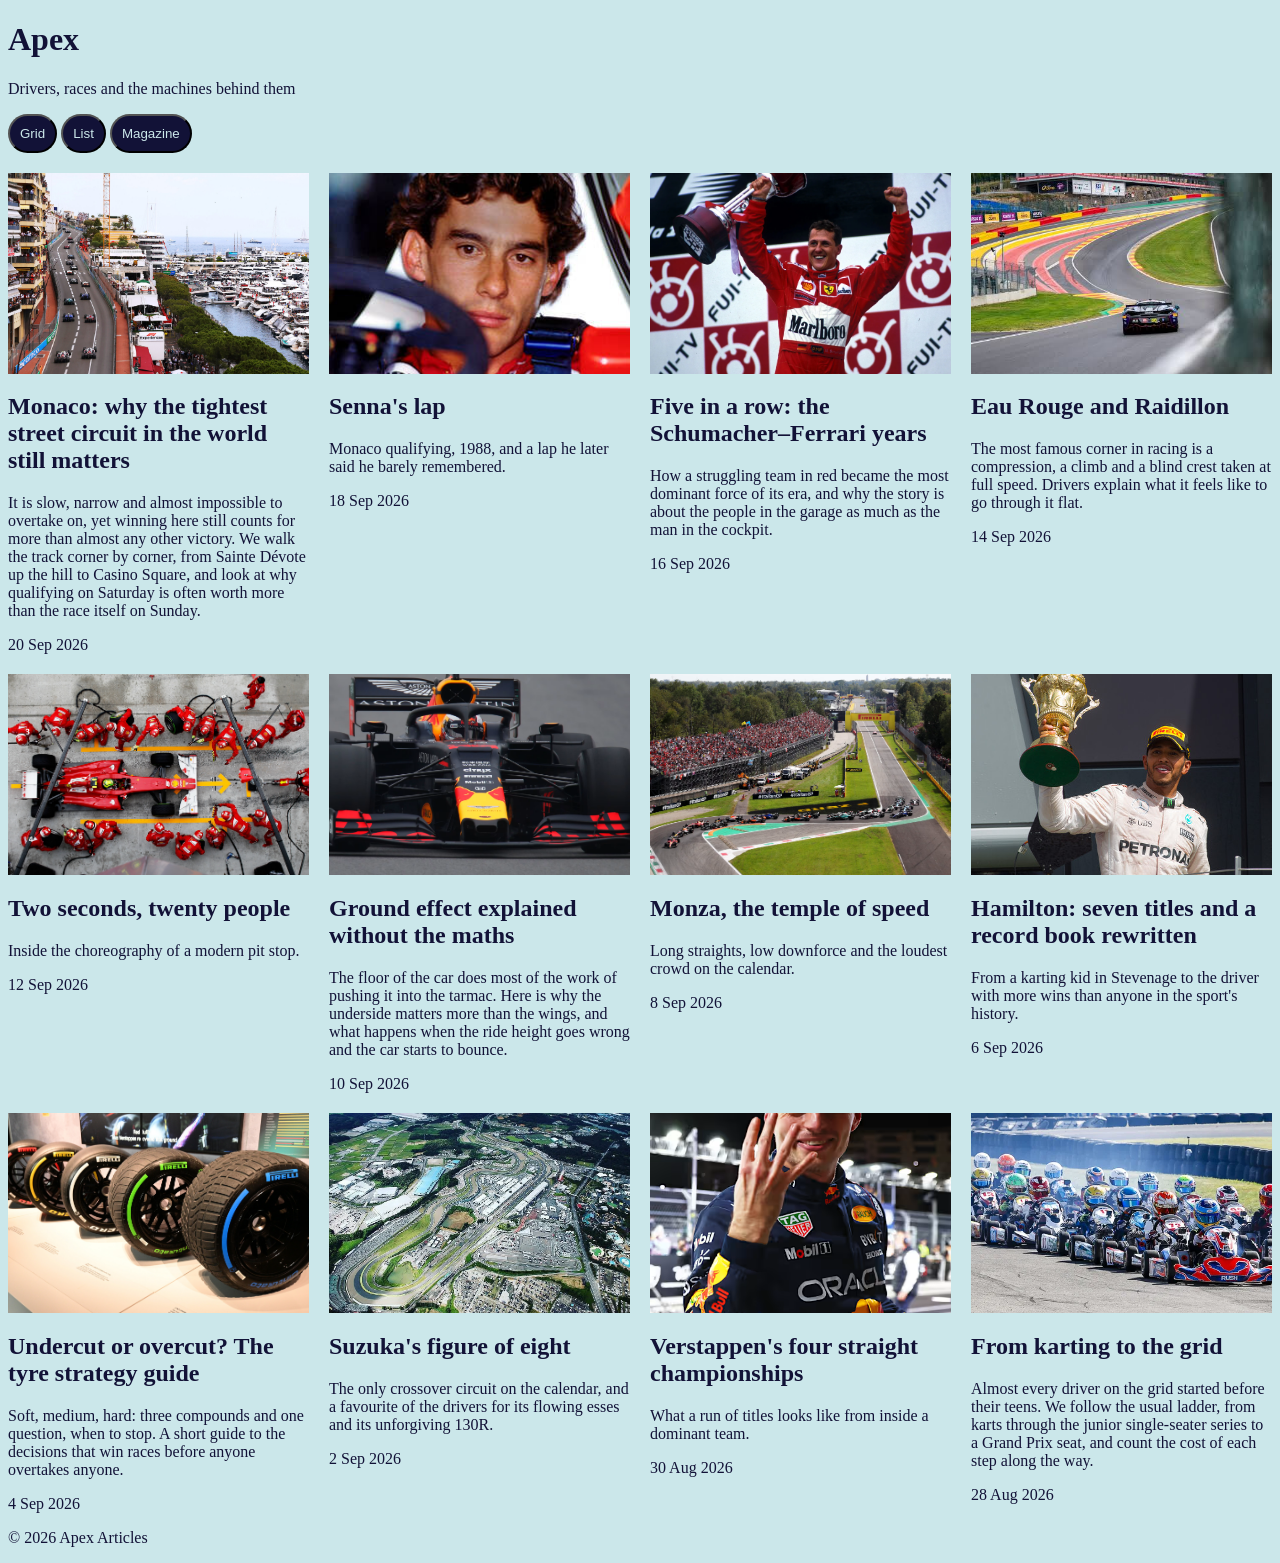
<file: articalesModes.html>
<!DOCTYPE html>
<html lang="en">
<head>
  <meta charset="UTF-8">
  <meta name="viewport" content="width=device-width, initial-scale=1">
  <title>Apex — the Formula 1 articles</title>
  <link rel="stylesheet" href="articalesModes.css">
</head>
<body>

  <header>
    <h1>Apex</h1>
    <p>Drivers, races and the machines behind them</p>

    <!-- View switcher: each button only changes the class of #articles -->
    <div class="switcher">
      <button type="button" data-mode="grid">Grid</button>
      <button type="button" data-mode="list">List</button>
      <button type="button" data-mode="magazine">Magazine</button>
    </div>
  </header>

  <main id="articles" class="grid">

    <article>
      <img src="img/monaco.jpg" alt="Cars racing through the streets of Monaco">
      <div>
        <h2>Monaco: why the tightest street circuit in the world still matters</h2>
        <p>
          It is slow, narrow and almost impossible to overtake on, yet winning here
          still counts for more than almost any other victory. We walk the track
          corner by corner, from Sainte Dévote up the hill to Casino Square, and
          look at why qualifying on Saturday is often worth more than the race
          itself on Sunday.
        </p>
      </div>
      <time datetime="2026-09-20">20 Sep 2026</time>
    </article>

    <article>
      <img src="img/senna.jpg" alt="Ayrton Senna in his McLaren">
      <div>
        <h2>Senna's lap</h2>
        <p>Monaco qualifying, 1988, and a lap he later said he barely remembered.</p>
      </div>
      <time datetime="2026-09-18">18 Sep 2026</time>
    </article>

    <article>
      <img src="img/schumacher.webp" alt="Michael Schumacher celebrating in a red Ferrari">
      <div>
        <h2>Five in a row: the Schumacher–Ferrari years</h2>
        <p>
          How a struggling team in red became the most dominant force of its era,
          and why the story is about the people in the garage as much as the man
          in the cockpit.
        </p>
      </div>
      <time datetime="2026-09-16">16 Sep 2026</time>
    </article>

    <article>
      <img src="img/spa.jpg" alt="Cars climbing Raidillon at Spa-Francorchamps">
      <div>
        <h2>Eau Rouge and Raidillon</h2>
        <p>
          The most famous corner in racing is a compression, a climb and a blind
          crest taken at full speed. Drivers explain what it feels like to go
          through it flat.
        </p>
      </div>
      <time datetime="2026-09-14">14 Sep 2026</time>
    </article>

    <article>
      <img src="img/pitstop.png" alt="Mechanics changing all four tyres during a pit stop">
      <div>
        <h2>Two seconds, twenty people</h2>
        <p>Inside the choreography of a modern pit stop.</p>
      </div>
      <time datetime="2026-09-12">12 Sep 2026</time>
    </article>

    <article>
      <img src="img/aero.avif" alt="Front wing of a modern Formula 1 car">
      <div>
        <h2>Ground effect explained without the maths</h2>
        <p>
          The floor of the car does most of the work of pushing it into the
          tarmac. Here is why the underside matters more than the wings, and what
          happens when the ride height goes wrong and the car starts to bounce.
        </p>
      </div>
      <time datetime="2026-09-10">10 Sep 2026</time>
    </article>

    <article>
      <img src="img/monza.avif" alt="Grandstands and the banking at Monza">
      <div>
        <h2>Monza, the temple of speed</h2>
        <p>Long straights, low downforce and the loudest crowd on the calendar.</p>
      </div>
      <time datetime="2026-09-08">8 Sep 2026</time>
    </article>

    <article>
      <img src="img/hamilton.jpg" alt="Lewis Hamilton raising a trophy">
      <div>
        <h2>Hamilton: seven titles and a record book rewritten</h2>
        <p>
          From a karting kid in Stevenage to the driver with more wins than anyone
          in the sport's history.
        </p>
      </div>
      <time datetime="2026-09-06">6 Sep 2026</time>
    </article>

    <article>
      <img src="img/tyres.jpg" alt="Stack of soft, medium and hard racing tyres">
      <div>
        <h2>Undercut or overcut? The tyre strategy guide</h2>
        <p>
          Soft, medium, hard: three compounds and one question, when to stop.
          A short guide to the decisions that win races before anyone overtakes
          anyone.
        </p>
      </div>
      <time datetime="2026-09-04">4 Sep 2026</time>
    </article>

    <article>
      <img src="img/suzuka.webp" alt="Aerial view of the Suzuka circuit">
      <div>
        <h2>Suzuka's figure of eight</h2>
        <p>
          The only crossover circuit on the calendar, and a favourite of the
          drivers for its flowing esses and its unforgiving 130R.
        </p>
      </div>
      <time datetime="2026-09-02">2 Sep 2026</time>
    </article>

    <article>
      <img src="img/verstappen.avif" alt="Max Verstappen in his Red Bull">
      <div>
        <h2>Verstappen's four straight championships</h2>
        <p>What a run of titles looks like from inside a dominant team.</p>
      </div>
      <time datetime="2026-08-30">30 Aug 2026</time>
    </article>

    <article>
      <img src="img/karting.webp" alt="Young drivers on a karting grid">
      <div>
        <h2>From karting to the grid</h2>
        <p>
          Almost every driver on the grid started before their teens. We follow
          the usual ladder, from karts through the junior single-seater
          series to a Grand Prix seat, and count the cost of each step along the
          way.
        </p>
      </div>
      <time datetime="2026-08-28">28 Aug 2026</time>
    </article>

  </main>

  <footer>
    <p>&copy; 2026 Apex Articles</p>
  </footer>

  <!-- Only swaps the class on the container; the HTML above never changes -->
  <script>
    const articles = document.getElementById('articles');
    document.querySelectorAll('[data-mode]').forEach(function (btn) {
      btn.addEventListener('click', function () {
        articles.className = btn.dataset.mode;
      });
    });
  </script>

</body>
</html>
</file>
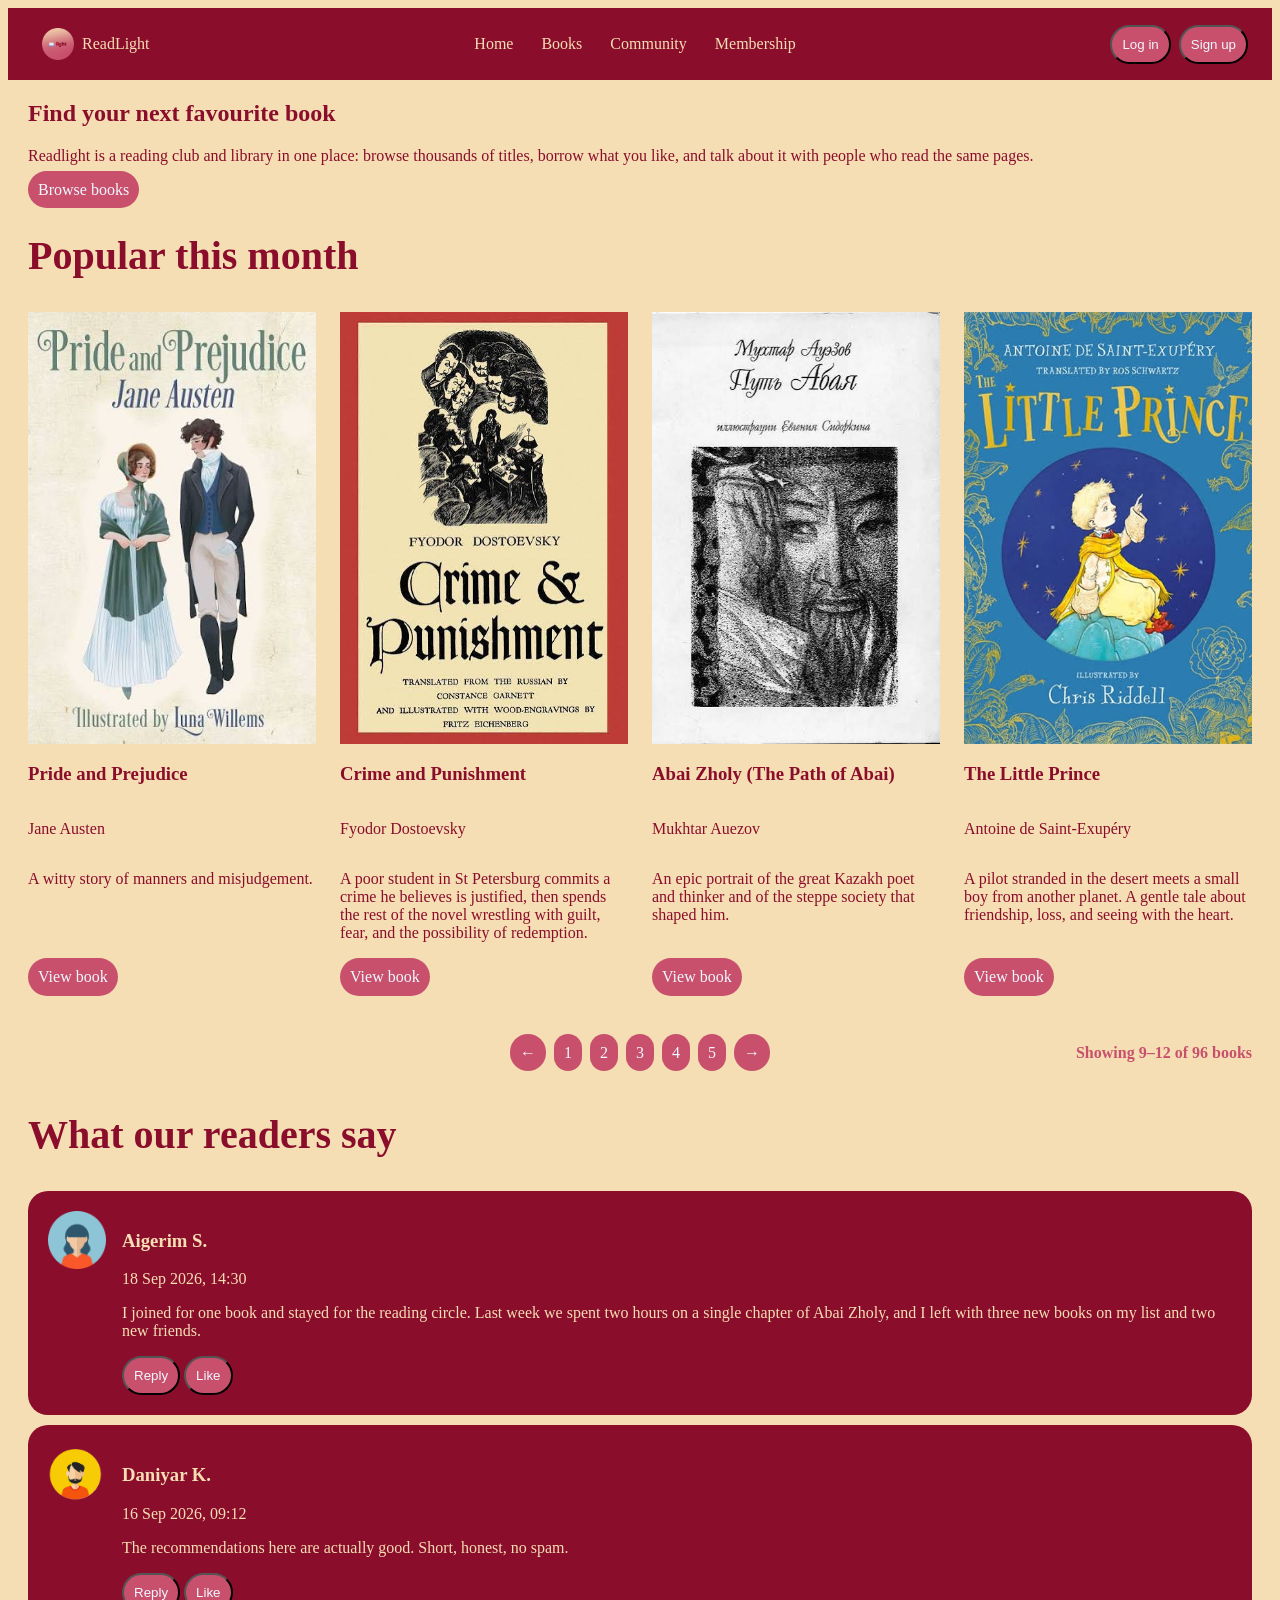
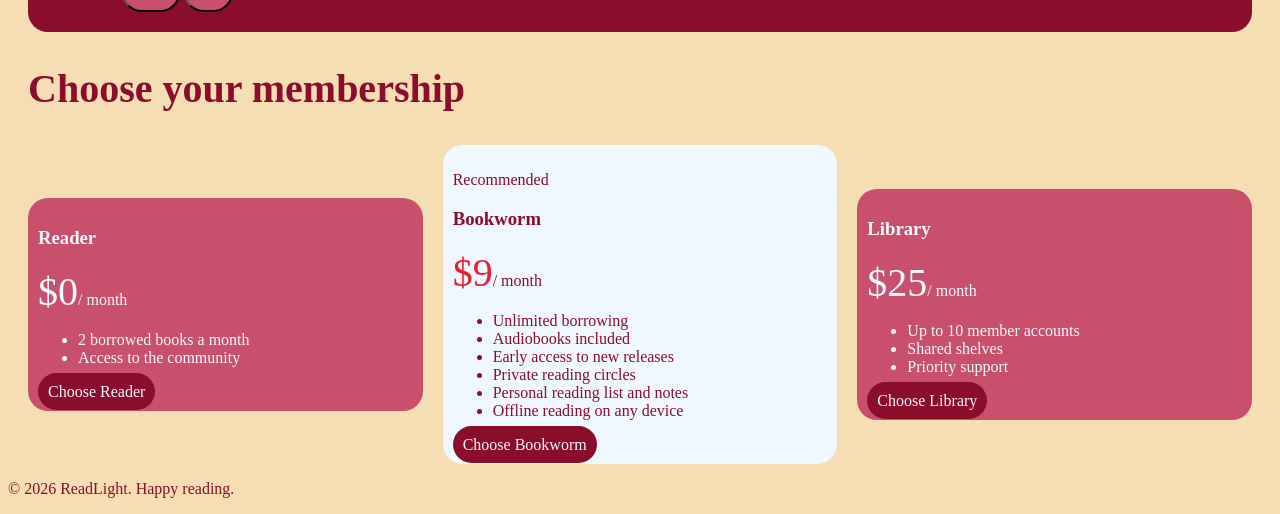
<file: library.html>
<!DOCTYPE html>
<html lang="en">
    <head >
         <meta charset="UTF-8">
        <meta name="viewport" content="width=device-width, initial-scale=1">
        <title>Readlight — books, readers, community</title>
        <link href="library_stylesheet.css" rel="stylesheet">
    </head>
    <body>
         <header class="navbar">
            <a href="#home" class="logo">
            <img src="img/icon-192.png" alt="Company Logo" width="32" height="32">
            <span>ReadLight</span>
            </a>
        
            <nav>
            <ul>
                <li><a href="#home">Home</a></li>
                <li><a href="#books">Books</a></li>
                <li><a href="#community">Community</a></li>
                <li><a href="#pricing">Membership</a></li>
            </ul>
            </nav>
        
            <div class="actions">
            <button type="button">Log in</button>
            <button type="button">Sign up</button>
            </div>
        </header>
        <main>
           <section id="home">
        <h1>Find your next favourite book</h1>
        <p>
          Readlight is a reading club and library in one place: browse thousands of titles,
          borrow what you like, and talk about it with people who read the same pages.
        </p>
        <a  href="#books">Browse books</a>
      </section>
  
      <section id="books">
        <h2>Popular this month</h2>
  
        <ul class="cards">
          <li>
            <img src="covers/pride-and-prejudice.jpg" alt="Cover of Pride and Prejudice" class="covers">
            <h3>Pride and Prejudice</h3>
            <p>Jane Austen</p>
            <p>A witty story of manners and misjudgement.</p>
            <a href="#">View book</a>
          </li>
  
          <li>
            <img src="covers/crime-and-punishment.jpg" alt="Cover of Crime and Punishment" class="covers">
            <h3>Crime and Punishment</h3>
            <p>Fyodor Dostoevsky</p>
            <p>
              A poor student in St Petersburg commits a crime he believes is justified,
              then spends the rest of the novel wrestling with guilt, fear, and the
              possibility of redemption.
            </p>
            <a href="#">View book</a>
          </li>
  
          <li>
            <img src="covers/abai-zholy.jpg" alt="Cover of Abai Zholy" class="covers">
            <h3>Abai Zholy (The Path of Abai)</h3>
            <p>Mukhtar Auezov</p>
            <p>
              An epic portrait of the great Kazakh poet and thinker and of the steppe
              society that shaped him.
            </p>
            <a href="#">View book</a>
          </li>
  
          <li>
            <img src="covers/the-little-prince.jpg" alt="Cover of The Little Prince" class="covers">
            <h3>The Little Prince</h3>
            <p>Antoine de Saint-Exupéry</p>
            <p>
              A pilot stranded in the desert meets a small boy from another planet. A
              gentle tale about friendship, loss, and seeing with the heart.
            </p>
            <a href="#">View book</a>
          </li>
        </ul>
  
        <nav class="pagination">
  
          <div class="pages">
            <ol>
              <li><a href="#books" >&larr;</a></li>
              <li><a href="#books">1</a></li>
              <li><a href="#books">2</a></li>
              <li><a href="#books" aria-current="page">3</a></li>
              <li><a href="#books">4</a></li>
              <li><a href="#books">5</a></li>
              <li><a href="#books" aria-label="Next page">&rarr;</a></li>
            </ol>
          </div>
  
          <p>Showing 9–12 of 96 books</p>
        </nav>
      </section>
  
      <section id="community">
        <h2>What our readers say</h2>
  
        <article class="comment">
          <img src="avatars/aigerim.png" alt="Avatar of Aigerim S." width="58" height="58">
          <div>
            <header>
              <h3>Aigerim S.</h3>
              <time datetime="2026-09-18T14:30">18 Sep 2026, 14:30</time>
            </header>
            <p>
              I joined for one book and stayed for the reading circle. Last week we
              spent two hours on a single chapter of Abai Zholy, and I left with three
              new books on my list and two new friends.
            </p>
            <footer>
              <button type="button">Reply</button>
              <button type="button">Like</button>
            </footer>
          </div>
        </article>
  
        <article class="comment">
          <img src="avatars/daniyar.png" alt="Avatar of Daniyar K." width="58" height="58">
          <div>
            <header>
              <h3>Daniyar K.</h3>
              <time datetime="2026-09-16T09:12">16 Sep 2026, 09:12</time>
            </header>
            <p>The recommendations here are actually good. Short, honest, no spam.</p>
            <footer>
              <button type="button">Reply</button>
              <button type="button">Like</button>
            </footer>
          </div>
        </article>
      </section>
  
      <section id="pricing">
        <h2>Choose your membership</h2>
  
        <div class="pricing">
          <article class="plan">
            <h3>Reader</h3>
            <p> <span class="price">$0</span>/ month</p>
            <ul>
              <li>2 borrowed books a month</li>
              <li>Access to the community</li>
            </ul>
            <a class="btn" href="#">Choose Reader</a>
          </article>
  
            <article class="plan recommended">
              <p>Recommended</p>
              <h3>Bookworm</h3>
              <p> <span class="price">$9</span>/ month</p>
              <ul>
                <li>Unlimited borrowing</li>
                <li>Audiobooks included</li>
                <li>Early access to new releases</li>
                <li>Private reading circles</li>
                <li>Personal reading list and notes</li>
                <li>Offline reading on any device</li>
              </ul>
              <a href="#">Choose Bookworm</a>
            </article>
    
            <article class="plan">
              <h3>Library</h3>
              <p> <span class="price">$25</span>/ month</p>
              <ul>
                <li>Up to 10 member accounts</li>
                <li>Shared shelves</li>
                <li>Priority support</li>
              </ul>
              <a href="#">Choose Library</a>
            </article>
          </div>
        </section>
      
        </main>
        <footer>
          <p>&copy; 2026 ReadLight. Happy reading.</p>
        </footer>
    </body>
</html>
</file>
<file: articalesModes.css>
body{
    color: rgb(18, 18, 55);
    background-color: #cbe7ea;
}

* { box-sizing: border-box; }

.switcher button{
    background-color:rgb(18, 18, 55);
    color: #cbe7ea;
    padding: 10px;
    border-radius: 20px;
    margin-bottom: 20px;
}


/* ---------- GRID MODE ---------- */
.grid {
    display: grid;
    grid-template-columns: repeat(auto-fill, minmax(240px, 1fr)); /* columns follow the window width */
    gap: 20px;
}
.grid article {
    display: flex;              /* Flexbox inside the item */
    flex-direction: column;     /* picture on top, text below */
}
.grid img {
    width: 100%;
    aspect-ratio: 3 / 2;
    object-fit: cover;
}

/* ---------- LIST MODE ---------- */
.list {
    display: grid;
    grid-template-columns: 1fr; /* one column, so each item is a row */
    gap: 16px;
}
.list article {
    display: flex;
    flex-direction: row;        /* picture left, text beside it */
    align-items: center;
    gap: 16px;
}
.list img {
    width: 160px;               /* the picture keeps its own size */
    flex-shrink: 0;
    aspect-ratio: 4 / 3;
    object-fit: cover;
}
.list article div {
    flex: 1;                    /* the text takes the space between */
    min-width: 0;               /* lets long titles wrap instead of pushing */
}
.list time {
    margin-left: auto;          /* the date sits at the right edge of the row */
    flex-shrink: 0;
}

/* ---------- MAGAZINE MODE ---------- */
.magazine {
    display: grid;
    grid-template-columns: repeat(auto-fill, minmax(240px, 1fr));
    grid-auto-flow: dense;      /* other items fill in around the big one */
    gap: 20px;
}
.magazine article {
    display: flex;
    flex-direction: column;
}
.magazine img {
    width: 100%;
    aspect-ratio: 3 / 2;
    object-fit: cover;
}
.magazine article:first-child {
    grid-column: span 2;        /* the lead item is two columns wide */
    grid-row: span 2;           /* and two rows tall */
}
</file>
<file: library_stylesheet.css>
body{
    background-color: wheat;
    color:#8B0D2C;
    
}
html { scroll-padding-top: 80px; scroll-behavior: smooth; }
body a, button {
    text-decoration: none;
    background-color: #C8506D;
    color:aliceblue;
    padding: 10px;
    border-radius: 20px;
    text-align: center;
}
body a:hover, button:hover {
    background-color: aliceblue;
    color: #8B0D2C;
    cursor: pointer; 
}
section { padding: 0 20px; }
.logo{
    display: flex;
    align-items: center; 
    gap: 8px; 
    flex-shrink: 0;
}
.navbar {
    position: sticky;
    top: 0;
    display: flex;
    justify-content: space-between; /* Pushes the logo to the left and links to the right */
    align-items: center;
    color: #C8506D;
    background-color: #8B0D2C;
    padding: 10px 24px;
   

}
.navbar a {
    color: wheat;
     padding: 10px;
    background-color: #8B0D2C;
}

.navbar nav ul {
    list-style: none;
    display: flex;
    flex-wrap: wrap;
    justify-content: center;
    gap: 8px; 
    margin: 0; 
    padding: 0;
}
.actions{
    display: flex;
    gap: 8px;
    flex-shrink: 0; 
}
.cards{
    list-style: none;
    display: flex;
    flex-wrap: wrap;
    gap: 24px;
    padding: 0;
    margin: 0 0 32px;
}
.cards li {
    flex: 1 1 200px;
    display: flex;
    flex-direction: column;
}
.covers{
    width: 100%;
    aspect-ratio: 2 / 3;
    object-fit: cover;
}
.cards li a {
    margin-top: auto;      /* pushes every button to the bottom line */
    align-self: flex-start;
}

.pagination {
     display: flex;
    align-items: center;
    flex-wrap: wrap;
    gap: 12px;
}
 .pagination::before {
    content: "";
    flex: 1;
}

.pages ol {
    display: flex;
    gap: 8px;
    list-style: none;
    margin: 0;
    padding: 0;
}
.pagination p {
    flex: 1;
    text-align: right;
    color: #C8506D;
    font-weight: bold;
}
.comment{
    display: flex;
    gap: 16px;
    align-items: flex-start;
    margin-bottom: 10px;
    background-color: #8B0D2C;
    color:wheat;
    border-radius: 20px;
    padding: 20px;
}
.comment img{
    flex-shrink: 0;
}
h2 {
    font-size: 40px;
}

.pricing{
    display: flex;
    flex-wrap: wrap;
    align-items: center;
    gap: 20px;
}
.plan {
    flex: 1 1 240px;
    background-color: #C8506D;
    border-radius: 20px;
    color: aliceblue;
    padding: 10px;
}

.price {
    color:aliceblue;
    font-size: 40px;
}

.recommended{
    background-color: aliceblue;
    color: #8B0D2C;
}

.plan a {
    background-color: #8B0D2C;
}
.recommended .price {
    color: rgb(235, 31, 48);
}
</file>
